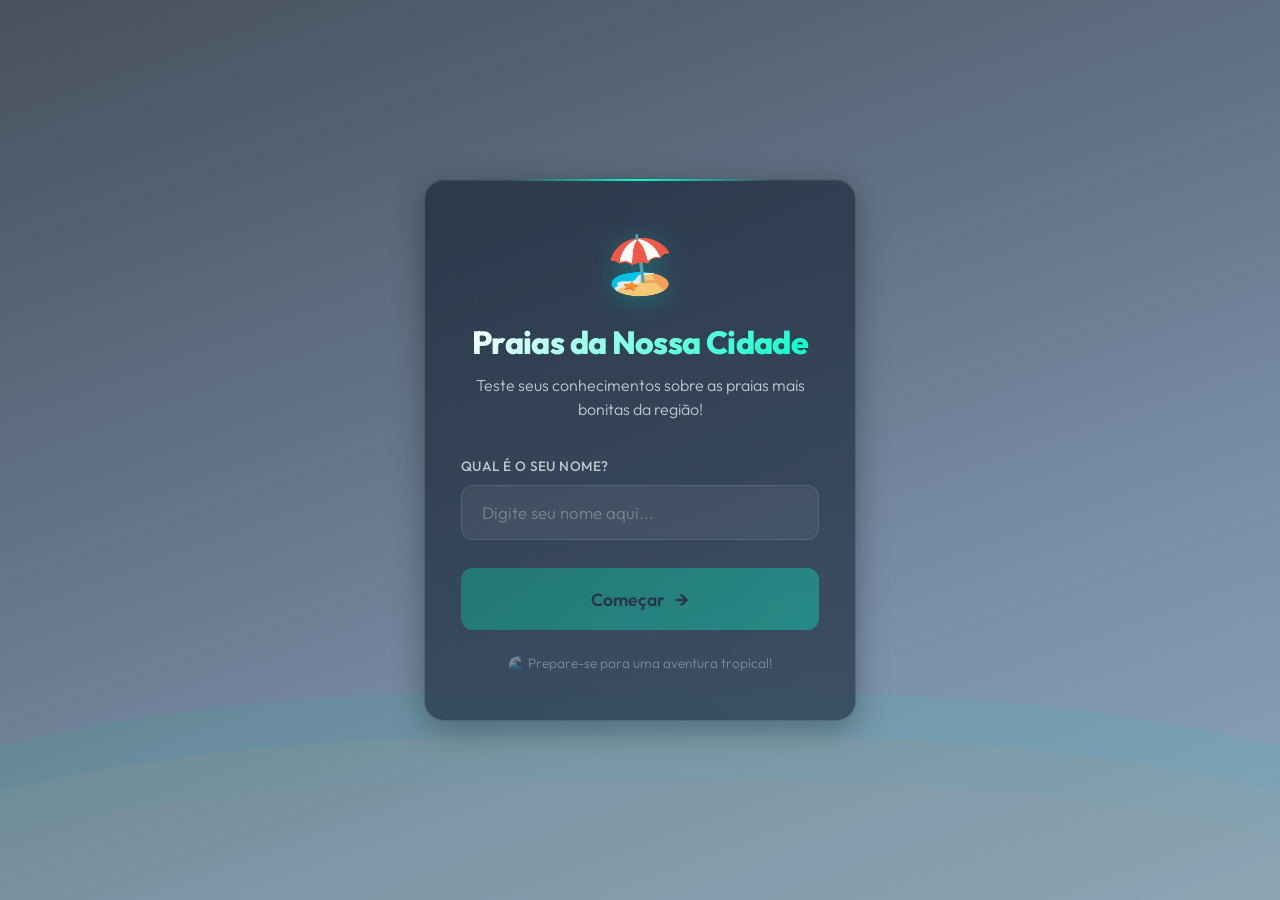
<file: index.html>
<!DOCTYPE html>
<html lang="pt-BR">
<head>
  <meta charset="UTF-8">
  <meta name="viewport" content="width=device-width, initial-scale=1.0">
  <meta name="description" content="Descubra as praias incríveis da nossa cidade! Responda o quiz e teste seus conhecimentos.">
  <title>Praias da Nossa Cidade</title>
  <link rel="preconnect" href="https://fonts.googleapis.com">
  <link rel="preconnect" href="https://fonts.gstatic.com" crossorigin>
  <link href="https://fonts.googleapis.com/css2?family=Outfit:wght@300;400;500;600;700;800&display=swap" rel="stylesheet">
  <link rel="stylesheet" href="style.css">
</head>
<body>
  <!-- Animated background elements -->
  <div class="bg-decoration">
    <div class="wave wave-1"></div>
    <div class="wave wave-2"></div>
    <div class="wave wave-3"></div>
    <div class="bubble bubble-1"></div>
    <div class="bubble bubble-2"></div>
    <div class="bubble bubble-3"></div>
    <div class="bubble bubble-4"></div>
    <div class="bubble bubble-5"></div>
  </div>

  <main class="container">
    <div class="card">
      <div class="card-glow"></div>
      
      <div class="icon-container">
        <span class="icon">🏖️</span>
      </div>

      <h1 class="title">Praias da Nossa Cidade</h1>
      <p class="subtitle">Teste seus conhecimentos sobre as praias mais bonitas da região!</p>

      <div class="form-group">
        <label for="nome" class="label">Qual é o seu nome?</label>
        <div class="input-wrapper">
          <input 
            type="text" 
            id="nome" 
            class="input" 
            placeholder="Digite seu nome aqui..." 
            autocomplete="off"
            maxlength="40"
          >
          <span class="input-icon">✨</span>
        </div>
      </div>

      <button id="btn-comecar" class="btn" disabled>
        <span class="btn-text">Começar</span>
        <span class="btn-arrow">→</span>
      </button>

      <p class="footer-text">🌊 Prepare-se para uma aventura tropical!</p>
    </div>
  </main>

  <script src="script.js"></script>
</body>
</html>
</file>
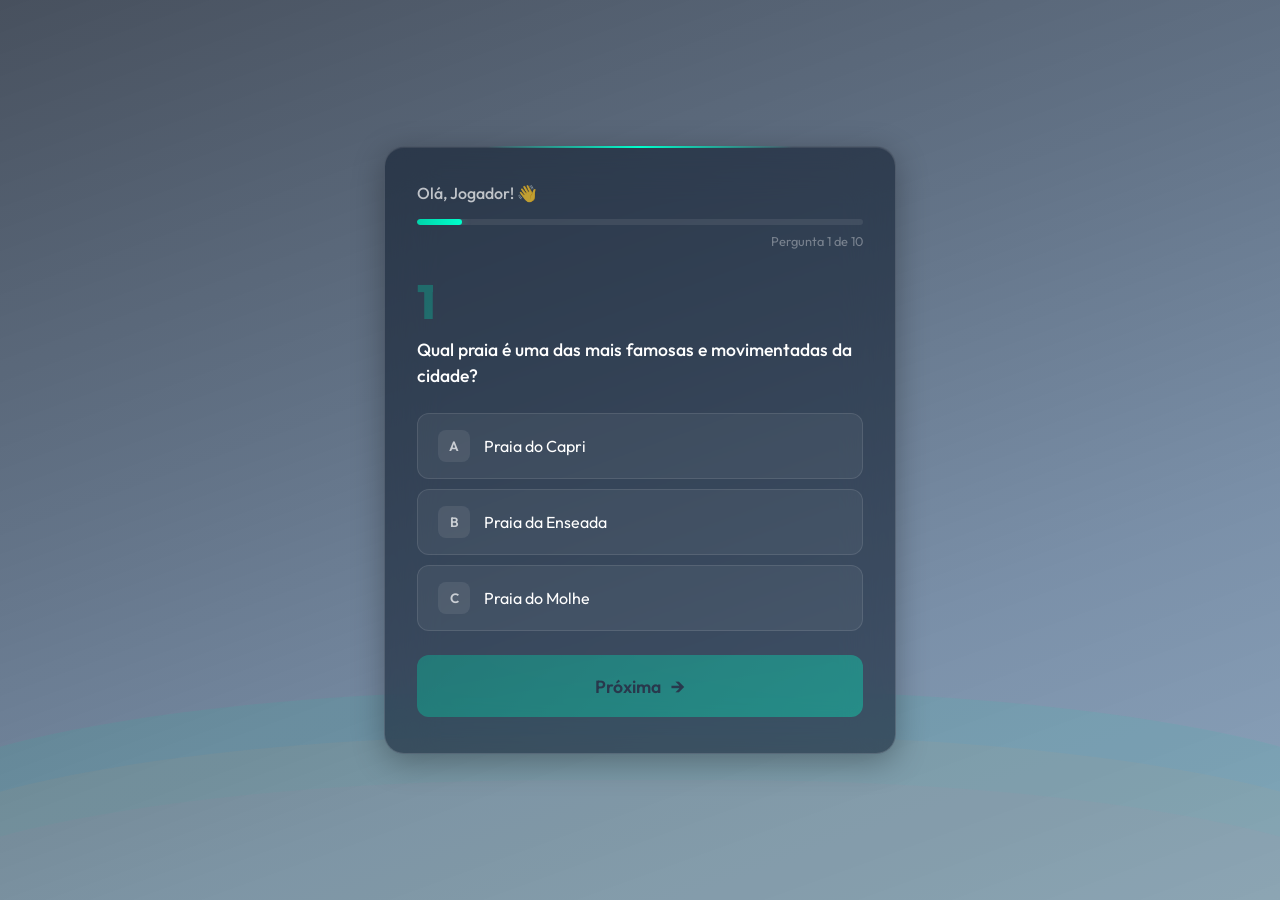
<file: quiz.html>
<!DOCTYPE html>
<html lang="pt-BR">
<head>
  <meta charset="UTF-8">
  <meta name="viewport" content="width=device-width, initial-scale=1.0">
  <meta name="description" content="Quiz sobre as praias de São Francisco do Sul. Teste seus conhecimentos!">
  <title>Quiz — Praias de São Francisco do Sul</title>
  <link rel="preconnect" href="https://fonts.googleapis.com">
  <link rel="preconnect" href="https://fonts.gstatic.com" crossorigin>
  <link href="https://fonts.googleapis.com/css2?family=Outfit:wght@300;400;500;600;700;800&display=swap" rel="stylesheet">
  <link rel="stylesheet" href="style.css">
  <link rel="stylesheet" href="quiz-style.css">
</head>
<body>
  <!-- Animated background -->
  <div class="bg-decoration">
    <div class="wave wave-1"></div>
    <div class="wave wave-2"></div>
    <div class="wave wave-3"></div>
    <div class="bubble bubble-1"></div>
    <div class="bubble bubble-2"></div>
    <div class="bubble bubble-3"></div>
    <div class="bubble bubble-4"></div>
    <div class="bubble bubble-5"></div>
  </div>

  <main class="container quiz-container">

    <!-- ===== QUIZ SCREEN ===== -->
    <div class="card quiz-card" id="quiz-screen">
      <div class="card-glow"></div>

      <!-- Header -->
      <div class="quiz-header">
        <div class="quiz-header-top">
          <p class="quiz-greeting" id="quiz-greeting">Olá! 👋</p>
          <span class="bonus-badge hidden" id="bonus-badge">🏆 BÔNUS</span>
        </div>
        <div class="progress-bar-wrapper">
          <div class="progress-bar" id="progress-bar"></div>
        </div>
        <p class="progress-text" id="progress-text">Pergunta 1 de 10</p>
      </div>

      <!-- Question -->
      <div class="question-area" id="question-area">
        <h2 class="question-number" id="question-number">1</h2>
        <p class="question-text" id="question-text"></p>
      </div>

      <!-- Options -->
      <div class="options" id="options"></div>

      <!-- Next button -->
      <button class="btn btn-next" id="btn-next" disabled>
        <span class="btn-text">Próxima</span>
        <span class="btn-arrow">→</span>
      </button>
    </div>

    <!-- ===== RESULT SCREEN ===== -->
    <div class="card result-card hidden" id="result-screen">
      <div class="card-glow"></div>

      <div class="result-icon" id="result-icon">🏆</div>
      <h2 class="result-title" id="result-title">Parabéns!</h2>
      <p class="result-name" id="result-name"></p>

      <div class="score-ring-wrapper">
        <svg class="score-ring" viewBox="0 0 120 120">
          <circle class="score-ring-bg" cx="60" cy="60" r="52"/>
          <circle class="score-ring-fill" id="score-ring-fill" cx="60" cy="60" r="52"/>
        </svg>
        <div class="score-center">
          <span class="score-value" id="score-value">0</span>
          <span class="score-total" id="score-total">/10</span>
        </div>
      </div>

      <p class="result-message" id="result-message"></p>

      <div class="result-buttons">
        <button class="btn btn-bonus hidden" id="btn-bonus">
          <span class="btn-text">⭐ Questões Extras</span>
          <span class="btn-arrow">→</span>
        </button>
        <button class="btn" id="btn-restart">
          <span class="btn-text">Jogar Novamente</span>
          <span class="btn-arrow">🔄</span>
        </button>
        <button class="btn btn-secondary" id="btn-home">
          <span class="btn-text">Início</span>
          <span class="btn-arrow">🏠</span>
        </button>
      </div>
    </div>

  </main>

  <script src="quiz.js"></script>
</body>
</html>
</file>
<file: style.css>
/* ===== Reset & Base ===== */
*,
*::before,
*::after {
  margin: 0;
  padding: 0;
  box-sizing: border-box;
}

:root {
  --ocean-deep: #0a1628;
  --ocean-mid: #0f2847;
  --ocean-light: #1a4a7a;
  --sand-warm: #f5deb3;
  --sand-light: #fef3e2;
  --aqua: #00d4aa;
  --aqua-glow: #00ffcc;
  --coral: #ff6b6b;
  --sunset-orange: #ff9a56;
  --sunset-pink: #ff6b9d;
  --white: #ffffff;
  --text-primary: #ffffff;
  --text-secondary: rgba(255, 255, 255, 0.7);
  --glass-bg: rgba(10, 22, 40, 0.55);
  --glass-border: rgba(255, 255, 255, 0.15);
  --radius: 20px;
  --radius-sm: 12px;
  --transition: 0.3s cubic-bezier(0.4, 0, 0.2, 1);
}

html {
  font-size: 16px;
}

body {
  font-family: 'Outfit', sans-serif;
  background: url('https://images.unsplash.com/photo-1507525428034-b723cf961d3e?auto=format&fit=crop&w=1920&q=80') center/cover no-repeat fixed;
  min-height: 100vh;
  display: flex;
  align-items: center;
  justify-content: center;
  color: var(--text-primary);
  overflow: hidden;
  position: relative;
}

body::before {
  content: '';
  position: fixed;
  inset: 0;
  background: linear-gradient(160deg, rgba(10, 22, 40, 0.75) 0%, rgba(15, 40, 71, 0.65) 40%, rgba(13, 52, 97, 0.55) 70%, rgba(26, 74, 122, 0.5) 100%);
  z-index: 0;
}

/* ===== Background Waves ===== */
.bg-decoration {
  position: fixed;
  inset: 0;
  pointer-events: none;
  z-index: 0;
  overflow: hidden;
}

.wave {
  position: absolute;
  bottom: -10%;
  left: -10%;
  width: 120%;
  height: 300px;
  border-radius: 45%;
  opacity: 0.08;
}

.wave-1 {
  background: var(--aqua);
  animation: waveMove 8s ease-in-out infinite;
}

.wave-2 {
  background: var(--sunset-orange);
  animation: waveMove 10s ease-in-out infinite reverse;
  bottom: -15%;
  opacity: 0.05;
}

.wave-3 {
  background: var(--sunset-pink);
  animation: waveMove 12s ease-in-out infinite 2s;
  bottom: -20%;
  opacity: 0.04;
}

@keyframes waveMove {
  0%, 100% {
    transform: rotate(0deg) translateY(0);
  }
  50% {
    transform: rotate(3deg) translateY(-30px);
  }
}

/* ===== Floating Bubbles ===== */
.bubble {
  position: absolute;
  border-radius: 50%;
  background: radial-gradient(circle at 30% 30%, rgba(0, 212, 170, 0.2), rgba(0, 212, 170, 0.05));
  border: 1px solid rgba(0, 212, 170, 0.1);
  animation: floatBubble linear infinite;
}

.bubble-1 {
  width: 80px;
  height: 80px;
  left: 10%;
  bottom: -100px;
  animation-duration: 15s;
  animation-delay: 0s;
}

.bubble-2 {
  width: 50px;
  height: 50px;
  left: 30%;
  bottom: -100px;
  animation-duration: 12s;
  animation-delay: 3s;
}

.bubble-3 {
  width: 120px;
  height: 120px;
  right: 15%;
  bottom: -150px;
  animation-duration: 18s;
  animation-delay: 1s;
}

.bubble-4 {
  width: 35px;
  height: 35px;
  right: 30%;
  bottom: -80px;
  animation-duration: 10s;
  animation-delay: 5s;
}

.bubble-5 {
  width: 60px;
  height: 60px;
  left: 60%;
  bottom: -120px;
  animation-duration: 14s;
  animation-delay: 7s;
}

@keyframes floatBubble {
  0% {
    transform: translateY(0) scale(1);
    opacity: 0;
  }
  10% {
    opacity: 1;
  }
  90% {
    opacity: 1;
  }
  100% {
    transform: translateY(-110vh) scale(0.5);
    opacity: 0;
  }
}

/* ===== Container ===== */
.container {
  position: relative;
  z-index: 1;
  width: 100%;
  max-width: 480px;
  padding: 24px;
}

/* ===== Card (Glassmorphism) ===== */
.card {
  position: relative;
  background: var(--glass-bg);
  backdrop-filter: blur(24px);
  -webkit-backdrop-filter: blur(24px);
  border: 1px solid var(--glass-border);
  border-radius: var(--radius);
  padding: 48px 36px;
  text-align: center;
  box-shadow:
    0 8px 32px rgba(0, 0, 0, 0.3),
    inset 0 1px 0 rgba(255, 255, 255, 0.08);
  animation: cardEntrance 0.8s cubic-bezier(0.16, 1, 0.3, 1) forwards;
  opacity: 0;
  transform: translateY(30px) scale(0.97);
}

.card-glow {
  position: absolute;
  top: -1px;
  left: 50%;
  transform: translateX(-50%);
  width: 60%;
  height: 2px;
  background: linear-gradient(90deg, transparent, var(--aqua-glow), transparent);
  border-radius: 2px;
}

@keyframes cardEntrance {
  to {
    opacity: 1;
    transform: translateY(0) scale(1);
  }
}

/* ===== Icon ===== */
.icon-container {
  margin-bottom: 24px;
}

.icon {
  font-size: 3.5rem;
  display: inline-block;
  animation: iconBounce 3s ease-in-out infinite;
  filter: drop-shadow(0 4px 12px rgba(0, 212, 170, 0.3));
}

@keyframes iconBounce {
  0%, 100% {
    transform: translateY(0) rotate(0deg);
  }
  25% {
    transform: translateY(-8px) rotate(-3deg);
  }
  75% {
    transform: translateY(-4px) rotate(3deg);
  }
}

/* ===== Typography ===== */
.title {
  font-size: 2rem;
  font-weight: 800;
  letter-spacing: -0.02em;
  line-height: 1.2;
  margin-bottom: 12px;
  background: linear-gradient(135deg, var(--white), var(--aqua-glow));
  -webkit-background-clip: text;
  -webkit-text-fill-color: transparent;
  background-clip: text;
}

.subtitle {
  font-size: 1rem;
  font-weight: 300;
  color: var(--text-secondary);
  line-height: 1.5;
  margin-bottom: 36px;
}

/* ===== Form ===== */
.form-group {
  margin-bottom: 28px;
  text-align: left;
}

.label {
  display: block;
  font-size: 0.85rem;
  font-weight: 500;
  color: var(--text-secondary);
  margin-bottom: 10px;
  letter-spacing: 0.03em;
  text-transform: uppercase;
}

.input-wrapper {
  position: relative;
}

.input {
  width: 100%;
  padding: 16px 50px 16px 20px;
  font-family: 'Outfit', sans-serif;
  font-size: 1.05rem;
  font-weight: 400;
  color: var(--white);
  background: rgba(255, 255, 255, 0.06);
  border: 1.5px solid rgba(255, 255, 255, 0.1);
  border-radius: var(--radius-sm);
  outline: none;
  transition: var(--transition);
}

.input::placeholder {
  color: rgba(255, 255, 255, 0.3);
  font-weight: 300;
}

.input:focus {
  border-color: var(--aqua);
  background: rgba(0, 212, 170, 0.06);
  box-shadow: 0 0 0 4px rgba(0, 212, 170, 0.1);
}

.input-icon {
  position: absolute;
  right: 16px;
  top: 50%;
  transform: translateY(-50%);
  font-size: 1.2rem;
  opacity: 0;
  transition: var(--transition);
  pointer-events: none;
}

.input:focus ~ .input-icon,
.input:not(:placeholder-shown) ~ .input-icon {
  opacity: 1;
}

/* ===== Button ===== */
.btn {
  width: 100%;
  padding: 18px 32px;
  font-family: 'Outfit', sans-serif;
  font-size: 1.1rem;
  font-weight: 600;
  color: var(--ocean-deep);
  background: linear-gradient(135deg, var(--aqua), var(--aqua-glow));
  border: none;
  border-radius: var(--radius-sm);
  cursor: pointer;
  display: flex;
  align-items: center;
  justify-content: center;
  gap: 10px;
  transition: var(--transition);
  position: relative;
  overflow: hidden;
  box-shadow: 0 4px 20px rgba(0, 212, 170, 0.3);
}

.btn::before {
  content: '';
  position: absolute;
  inset: 0;
  background: linear-gradient(135deg, rgba(255,255,255,0.2), transparent);
  opacity: 0;
  transition: var(--transition);
}

.btn:hover:not(:disabled)::before {
  opacity: 1;
}

.btn:hover:not(:disabled) {
  transform: translateY(-2px);
  box-shadow: 0 8px 30px rgba(0, 212, 170, 0.4);
}

.btn:active:not(:disabled) {
  transform: translateY(0);
  box-shadow: 0 2px 12px rgba(0, 212, 170, 0.3);
}

.btn:disabled {
  opacity: 0.35;
  cursor: not-allowed;
  transform: none;
  box-shadow: none;
}

.btn-arrow {
  transition: transform 0.3s ease;
  font-size: 1.3rem;
}

.btn:hover:not(:disabled) .btn-arrow {
  transform: translateX(4px);
}

/* ===== Footer text ===== */
.footer-text {
  margin-top: 24px;
  font-size: 0.85rem;
  color: rgba(255, 255, 255, 0.35);
  font-weight: 300;
}

/* ===== Responsive ===== */
@media (max-width: 520px) {
  .container {
    padding: 16px;
  }

  .card {
    padding: 36px 24px;
  }

  .title {
    font-size: 1.6rem;
  }

  .subtitle {
    font-size: 0.9rem;
  }

  .icon {
    font-size: 2.8rem;
  }
}

@media (max-width: 360px) {
  .card {
    padding: 28px 18px;
  }

  .title {
    font-size: 1.4rem;
  }
}
</file>
<file: quiz-style.css>
/* ===== Quiz-specific styles ===== */

/* Container override */
.quiz-container {
  max-width: 560px;
}

.quiz-card {
  padding: 36px 32px;
}

/* ===== Header ===== */
.quiz-header {
  margin-bottom: 28px;
}

.quiz-header-top {
  display: flex;
  align-items: center;
  justify-content: space-between;
  margin-bottom: 16px;
}

.quiz-greeting {
  font-size: 1rem;
  font-weight: 500;
  color: var(--text-secondary);
}

/* Bonus Badge */
.bonus-badge {
  font-size: 0.7rem;
  font-weight: 700;
  letter-spacing: 0.08em;
  color: var(--ocean-deep);
  background: linear-gradient(135deg, #fbbf24, #f59e0b);
  padding: 5px 12px;
  border-radius: 100px;
  animation: badgePulse 2s ease-in-out infinite;
  box-shadow: 0 2px 12px rgba(251, 191, 36, 0.4);
}

@keyframes badgePulse {
  0%, 100% { transform: scale(1); }
  50% { transform: scale(1.05); }
}

/* Progress bar */
.progress-bar-wrapper {
  width: 100%;
  height: 6px;
  background: rgba(255, 255, 255, 0.08);
  border-radius: 100px;
  overflow: hidden;
  margin-bottom: 8px;
}

.progress-bar {
  width: 10%;
  height: 100%;
  background: linear-gradient(90deg, var(--aqua), var(--aqua-glow));
  border-radius: 100px;
  transition: width 0.5s cubic-bezier(0.4, 0, 0.2, 1), background 0.4s ease;
  box-shadow: 0 0 10px rgba(0, 212, 170, 0.4);
}

.progress-bar--bonus {
  background: linear-gradient(90deg, #f59e0b, #fbbf24);
  box-shadow: 0 0 10px rgba(245, 158, 11, 0.4);
}

.progress-text {
  font-size: 0.8rem;
  color: rgba(255, 255, 255, 0.35);
  font-weight: 400;
  text-align: right;
}

/* ===== Question ===== */
.question-area {
  margin-bottom: 24px;
  text-align: left;
}

.question-number {
  font-size: 3rem;
  font-weight: 800;
  background: linear-gradient(135deg, var(--aqua), var(--aqua-glow));
  -webkit-background-clip: text;
  -webkit-text-fill-color: transparent;
  background-clip: text;
  line-height: 1;
  margin-bottom: 12px;
  opacity: 0.3;
}

.question-text {
  font-size: 1.1rem;
  font-weight: 500;
  line-height: 1.5;
  color: var(--white);
}

/* ===== Options ===== */
.options {
  display: flex;
  flex-direction: column;
  gap: 10px;
  margin-bottom: 24px;
}

.option {
  width: 100%;
  padding: 16px 20px;
  font-family: 'Outfit', sans-serif;
  font-size: 1rem;
  font-weight: 400;
  color: var(--white);
  background: rgba(255, 255, 255, 0.05);
  border: 1.5px solid rgba(255, 255, 255, 0.1);
  border-radius: var(--radius-sm);
  cursor: pointer;
  text-align: left;
  transition: var(--transition);
  display: flex;
  align-items: center;
  gap: 14px;
  position: relative;
  overflow: hidden;
}

.option::before {
  content: '';
  position: absolute;
  inset: 0;
  background: linear-gradient(135deg, rgba(0, 212, 170, 0.08), transparent);
  opacity: 0;
  transition: var(--transition);
}

.option:hover:not(.option--disabled) {
  border-color: rgba(0, 212, 170, 0.4);
  background: rgba(0, 212, 170, 0.08);
  transform: translateX(4px);
}

.option:hover:not(.option--disabled)::before {
  opacity: 1;
}

.option-letter {
  width: 32px;
  height: 32px;
  border-radius: 8px;
  background: rgba(255, 255, 255, 0.08);
  display: flex;
  align-items: center;
  justify-content: center;
  font-weight: 600;
  font-size: 0.85rem;
  color: var(--text-secondary);
  flex-shrink: 0;
  transition: var(--transition);
  text-transform: uppercase;
  position: relative;
  z-index: 1;
}

.option-label {
  position: relative;
  z-index: 1;
}

/* Correct */
.option--correct {
  border-color: #22c55e !important;
  background: rgba(34, 197, 94, 0.12) !important;
}

.option--correct .option-letter {
  background: #22c55e;
  color: var(--ocean-deep);
}

/* Wrong */
.option--wrong {
  border-color: var(--coral) !important;
  background: rgba(255, 107, 107, 0.12) !important;
}

.option--wrong .option-letter {
  background: var(--coral);
  color: var(--ocean-deep);
}

/* Disabled after selecting */
.option--disabled {
  cursor: default;
  opacity: 0.55;
}

.option--correct.option--disabled,
.option--wrong.option--disabled {
  opacity: 1;
}

/* ===== Next Button ===== */
.btn-next {
  margin-top: 4px;
}

/* ===== Animations ===== */
.question-enter {
  animation: slideIn 0.4s cubic-bezier(0.16, 1, 0.3, 1) forwards;
}

@keyframes slideIn {
  from {
    opacity: 0;
    transform: translateX(30px);
  }
  to {
    opacity: 1;
    transform: translateX(0);
  }
}

.option-enter {
  opacity: 0;
  transform: translateY(10px);
  animation: optionIn 0.35s cubic-bezier(0.16, 1, 0.3, 1) forwards;
}

.option-enter:nth-child(1) { animation-delay: 0.05s; }
.option-enter:nth-child(2) { animation-delay: 0.1s; }
.option-enter:nth-child(3) { animation-delay: 0.15s; }

@keyframes optionIn {
  to {
    opacity: 1;
    transform: translateY(0);
  }
}

/* ===== Result Screen ===== */
.hidden {
  display: none !important;
}

.result-card {
  padding: 48px 36px;
  text-align: center;
  animation: cardEntrance 0.8s cubic-bezier(0.16, 1, 0.3, 1) forwards;
}

.result-icon {
  font-size: 3.5rem;
  margin-bottom: 16px;
  animation: iconBounce 3s ease-in-out infinite;
}

.result-title {
  font-size: 1.8rem;
  font-weight: 800;
  background: linear-gradient(135deg, var(--white), var(--aqua-glow));
  -webkit-background-clip: text;
  -webkit-text-fill-color: transparent;
  background-clip: text;
  margin-bottom: 4px;
}

.result-name {
  font-size: 1rem;
  color: var(--text-secondary);
  font-weight: 300;
  margin-bottom: 32px;
}

/* Score Ring */
.score-ring-wrapper {
  position: relative;
  width: 140px;
  height: 140px;
  margin: 0 auto 28px;
}

.score-ring {
  width: 100%;
  height: 100%;
  transform: rotate(-90deg);
}

.score-ring-bg {
  fill: none;
  stroke: rgba(255, 255, 255, 0.06);
  stroke-width: 8;
}

.score-ring-fill {
  fill: none;
  stroke: var(--aqua);
  stroke-width: 8;
  stroke-linecap: round;
  stroke-dasharray: 326.73;
  stroke-dashoffset: 326.73;
  transition: stroke-dashoffset 1.5s cubic-bezier(0.4, 0, 0.2, 1);
  filter: drop-shadow(0 0 8px rgba(0, 212, 170, 0.4));
}

.score-center {
  position: absolute;
  inset: 0;
  display: flex;
  align-items: center;
  justify-content: center;
  gap: 2px;
}

.score-value {
  font-size: 2.8rem;
  font-weight: 800;
  color: var(--white);
}

.score-total {
  font-size: 1.2rem;
  font-weight: 400;
  color: var(--text-secondary);
  align-self: flex-end;
  margin-bottom: 8px;
}

.result-message {
  font-size: 1rem;
  color: var(--text-secondary);
  font-weight: 300;
  line-height: 1.5;
  margin-bottom: 32px;
}

/* Result buttons */
.result-buttons {
  display: flex;
  flex-direction: column;
  gap: 10px;
}

.btn-bonus {
  background: linear-gradient(135deg, #f59e0b, #fbbf24);
  color: var(--ocean-deep);
  box-shadow: 0 4px 20px rgba(245, 158, 11, 0.35);
}

.btn-bonus:hover:not(:disabled) {
  box-shadow: 0 8px 30px rgba(245, 158, 11, 0.45);
}

.btn-secondary {
  background: rgba(255, 255, 255, 0.08);
  color: var(--white);
  box-shadow: none;
  border: 1.5px solid rgba(255, 255, 255, 0.12);
}

.btn-secondary:hover:not(:disabled) {
  background: rgba(255, 255, 255, 0.14);
  box-shadow: 0 4px 16px rgba(0, 0, 0, 0.2);
}

/* ===== Responsive ===== */
@media (max-width: 520px) {
  .quiz-container {
    padding: 16px;
  }

  .quiz-card {
    padding: 28px 20px;
  }

  .result-card {
    padding: 36px 20px;
  }

  .question-text {
    font-size: 1rem;
  }

  .question-number {
    font-size: 2.4rem;
  }

  .option {
    padding: 14px 16px;
    font-size: 0.95rem;
  }

  .result-title {
    font-size: 1.5rem;
  }
}
</file>
